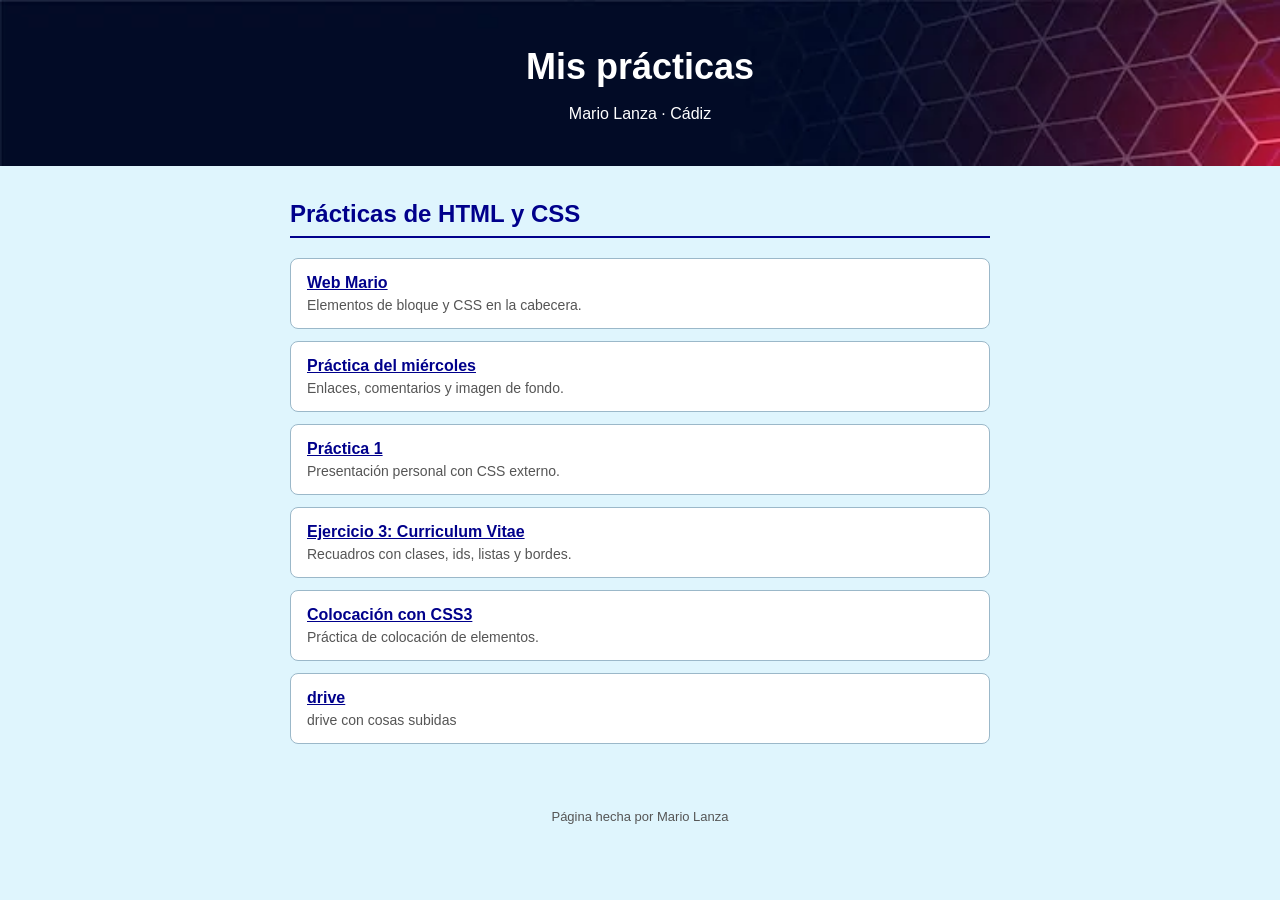
<file: index.html>
<!DOCTYPE html>
<html lang="es">
<head>
    <meta charset="UTF-8">
    <meta name="viewport" content="width=device-width, initial-scale=1.0">
    <title>Mis prácticas - Mario Lanza</title>
    <style>
        body {
            font-family: Verdana, sans-serif;
            font-size: 16px;
            color: #222;
            background-color: #DFF5FD;
            margin: 0;
            line-height: 1.5;
        }

        header {
            background-color: #0b1a3a;
            background-image: url("fondo.jpg");
            background-size: cover;
            color: white;
            text-align: center;
            padding: 40px 20px;
        }

        header h1 {
            margin: 0 0 8px 0;
            font-size: 36px;
        }

        header p {
            margin: 0;
        }

        main {
            max-width: 700px;
            margin: 30px auto;
            padding: 0 20px;
        }

        h2 {
            color: darkblue;
            border-bottom: 2px solid darkblue;
            padding-bottom: 4px;
        }

        ul {
            list-style: none;
            padding: 0;
        }

        li {
            background-color: white;
            border: 1px solid #9bb8c9;
            border-radius: 8px;
            padding: 12px 16px;
            margin-bottom: 12px;
        }

        li a {
            font-weight: bold;
            color: darkblue;
        }

        li span {
            display: block;
            font-size: 14px;
            color: #555;
        }

        footer {
            text-align: center;
            font-size: 13px;
            color: #555;
            padding: 20px;
        }
    </style>
</head>
<body>

    <header>
        <h1>Mis prácticas</h1>
        <p>Mario Lanza · Cádiz</p>
    </header>

    <main>
        <h2>Prácticas de HTML y CSS</h2>

        <ul>
            <li>
                <a href="practicas/web-mario.html">Web Mario</a>
                <span>Elementos de bloque y CSS en la cabecera.</span>
            </li>
            <li>
                <a href="practicas/miercoles.html">Práctica del miércoles</a>
                <span>Enlaces, comentarios y imagen de fondo.</span>
            </li>
            <li>
                <a href="practicas/practica1/index.html">Práctica 1</a>
                <span>Presentación personal con CSS externo.</span>
            </li>
            <li>
                <a href="practicas/ejercicio3/index.html">Ejercicio 3: Curriculum Vitae</a>
                <span>Recuadros con clases, ids, listas y bordes.</span>
            </li>
            <li>
                <a href="practicas/colocacion_css3_practica.html">Colocación con CSS3</a>
                <span>Práctica de colocación de elementos.</span>
            </li>
            <li>
                <a href="https://drive.google.com/drive/folders/1c03nCtcYS_vsLVK_VJkRXEtUseFie3ox?usp=sharing">drive</a>
                <span>drive con cosas subidas</span>
            </li>
        </ul>
    </main>

    <footer>
        <p>Página hecha por Mario Lanza</p>
    </footer>

</body>
</html>
</file>
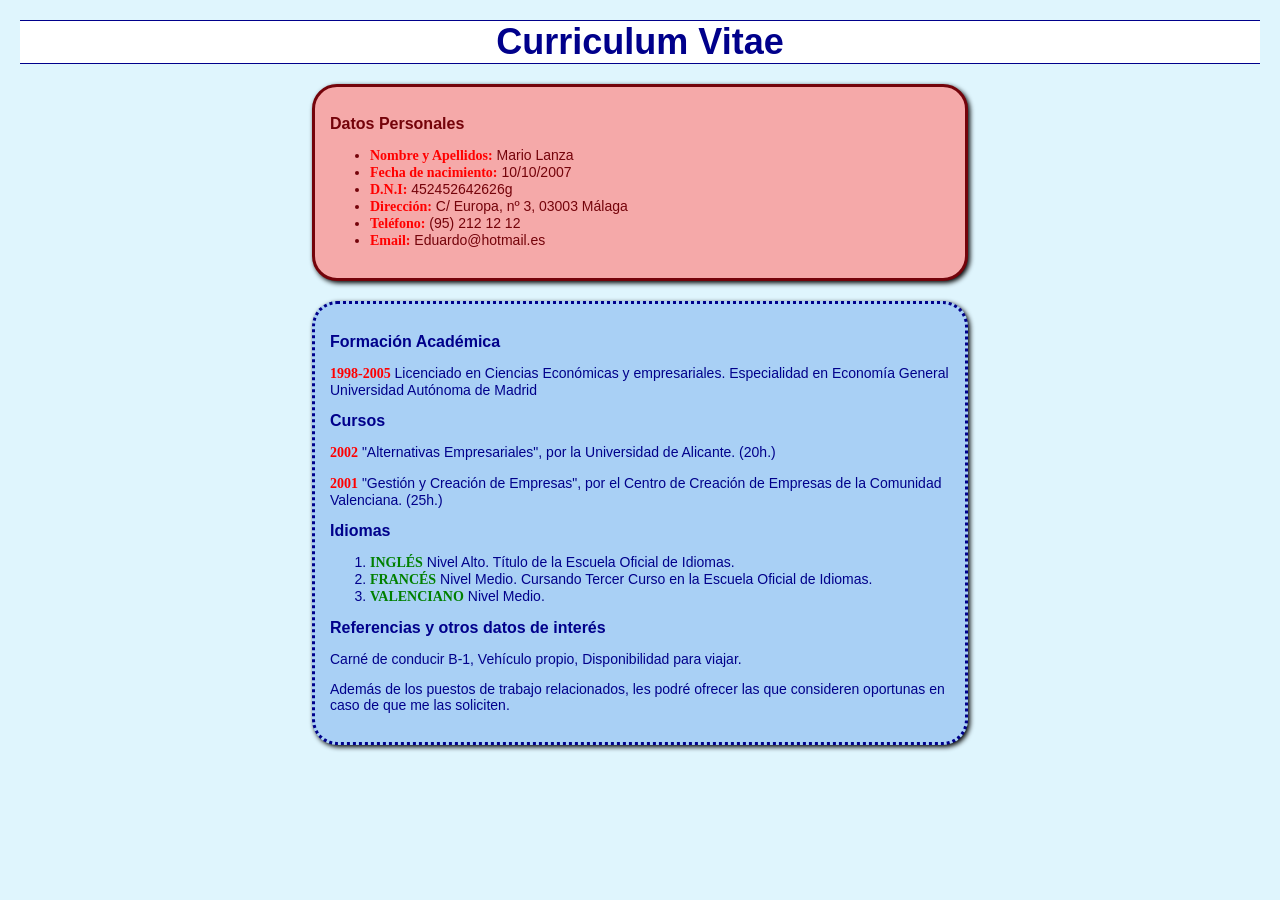
<file: practicas/ejercicio3/index.html>
<!DOCTYPE html>
<html lang="es">
<head>
    <!-- Hace que se vean bien las tildes y la ñ -->
    <meta charset="UTF-8">

    <!-- Título que sale en la pestaña del navegador (lo pide el enunciado) -->
    <title>Ejercicio 3</title>

    <!-- Enlaza el fichero de estilos: está dentro de la carpeta css, por eso se pone css/ delante -->
    <link rel="stylesheet" href="css/estilos.css">
</head>

<body>

<!-- h1 = encabezado principal de la página -->
<h1>Curriculum Vitae</h1>

<!-- Primer recuadro: div con id="recuadro" (el CSS lo busca con #recuadro) -->
<div id="recuadro">
    <!-- h2 = encabezado de cada sección -->
    <h2>Datos Personales</h2>

    <!-- ul = lista no ordenada (con puntos), cada elemento va en un li -->
    <ul>
        <!-- span con class = aplica el estilo de una clase solo a esas palabras -->
        <li><span class="TimesRojo">Nombre y Apellidos:</span> Mario Lanza</li>
        <li><span class="TimesRojo">Fecha de nacimiento:</span> 10/10/2007</li>
        <li><span class="TimesRojo">D.N.I:</span> 452452642626g </li>
        <li><span class="TimesRojo">Dirección:</span> C/ Europa, nº 3, 03003 Málaga</li>
        <li><span class="TimesRojo">Teléfono:</span> (95) 212 12 12</li>
        <li><span class="TimesRojo">Email:</span> Eduardo@hotmail.es</li>
    </ul>
</div> <!-- Aquí se cierra el recuadro: un div abierto = un /div -->

<!-- Segundo recuadro: id="formacion" -->
<div id="formacion">
    <h2>Formación Académica</h2>

    <!-- p = párrafo (para los textos que no son lista) -->
    <p><span class="TimesRojo">1998-2005</span> Licenciado en Ciencias Económicas y empresariales. Especialidad en Economía General Universidad Autónoma de Madrid</p>

    <h2>Cursos</h2>
    <p><span class="TimesRojo">2002</span> "Alternativas Empresariales", por la Universidad de Alicante. (20h.)</p>
    <p><span class="TimesRojo">2001</span> "Gestión y Creación de Empresas", por el Centro de Creación de Empresas de la Comunidad Valenciana. (25h.)</p>

    <h2>Idiomas</h2>
    <!-- ol = lista ordenada (numerada) -->
    <ol>
        <!-- TimesVerde = la clase que pone las palabras en verde -->
        <li><span class="TimesVerde">INGLÉS</span> Nivel Alto. Título de la Escuela Oficial de Idiomas.</li>
        <li><span class="TimesVerde">FRANCÉS</span> Nivel Medio. Cursando Tercer Curso en la Escuela Oficial de Idiomas.</li>
        <li><span class="TimesVerde">VALENCIANO</span> Nivel Medio.</li>
    </ol>

    <h2>Referencias y otros datos de interés</h2>
    <p>Carné de conducir B-1, Vehículo propio, Disponibilidad para viajar.</p>
    <p>Además de los puestos de trabajo relacionados, les podré ofrecer las que consideren oportunas en caso de que me las soliciten.</p>
</div>

</body>
</html>
</file>
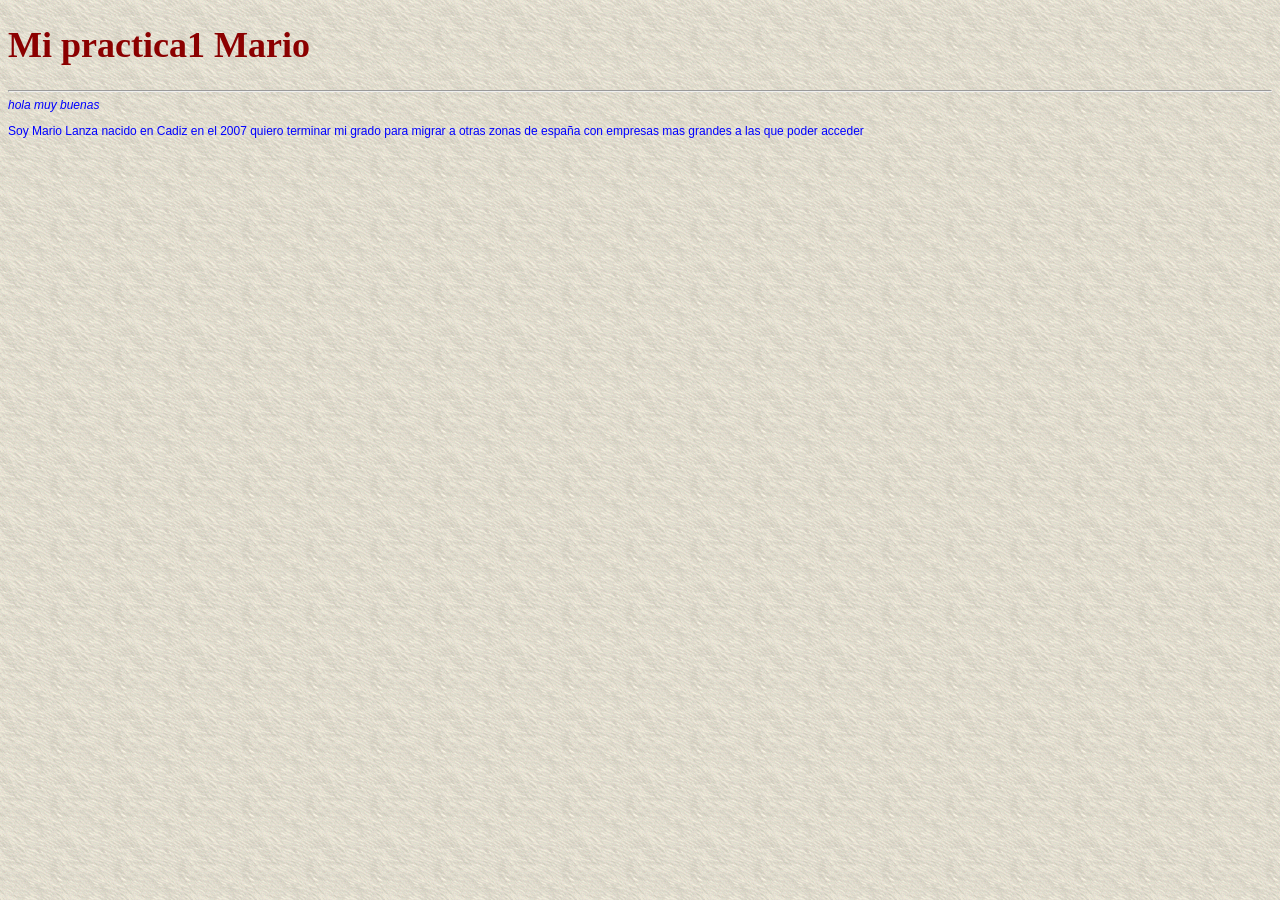
<file: practicas/practica1/index.html>
<!DOCTYPE html>
<html lang="en">
<head>
    <meta charset="UTF-8">
    <title>Practica 1 Mario</title>
    <link rel="stylesheet" href="estilos.css"> 
</head>
<body>
    <!--titulo y subtitulo y hr em cursiva para separar-->
    <h1>Mi practica1 Mario</h1>
    <hr>
    <em>hola muy buenas</em>
    <p>Soy Mario Lanza nacido en Cadiz en el 2007 quiero terminar mi grado para migrar a otras zonas de españa con empresas mas grandes a las que poder acceder</p>
    
</body>
</html>
</file>
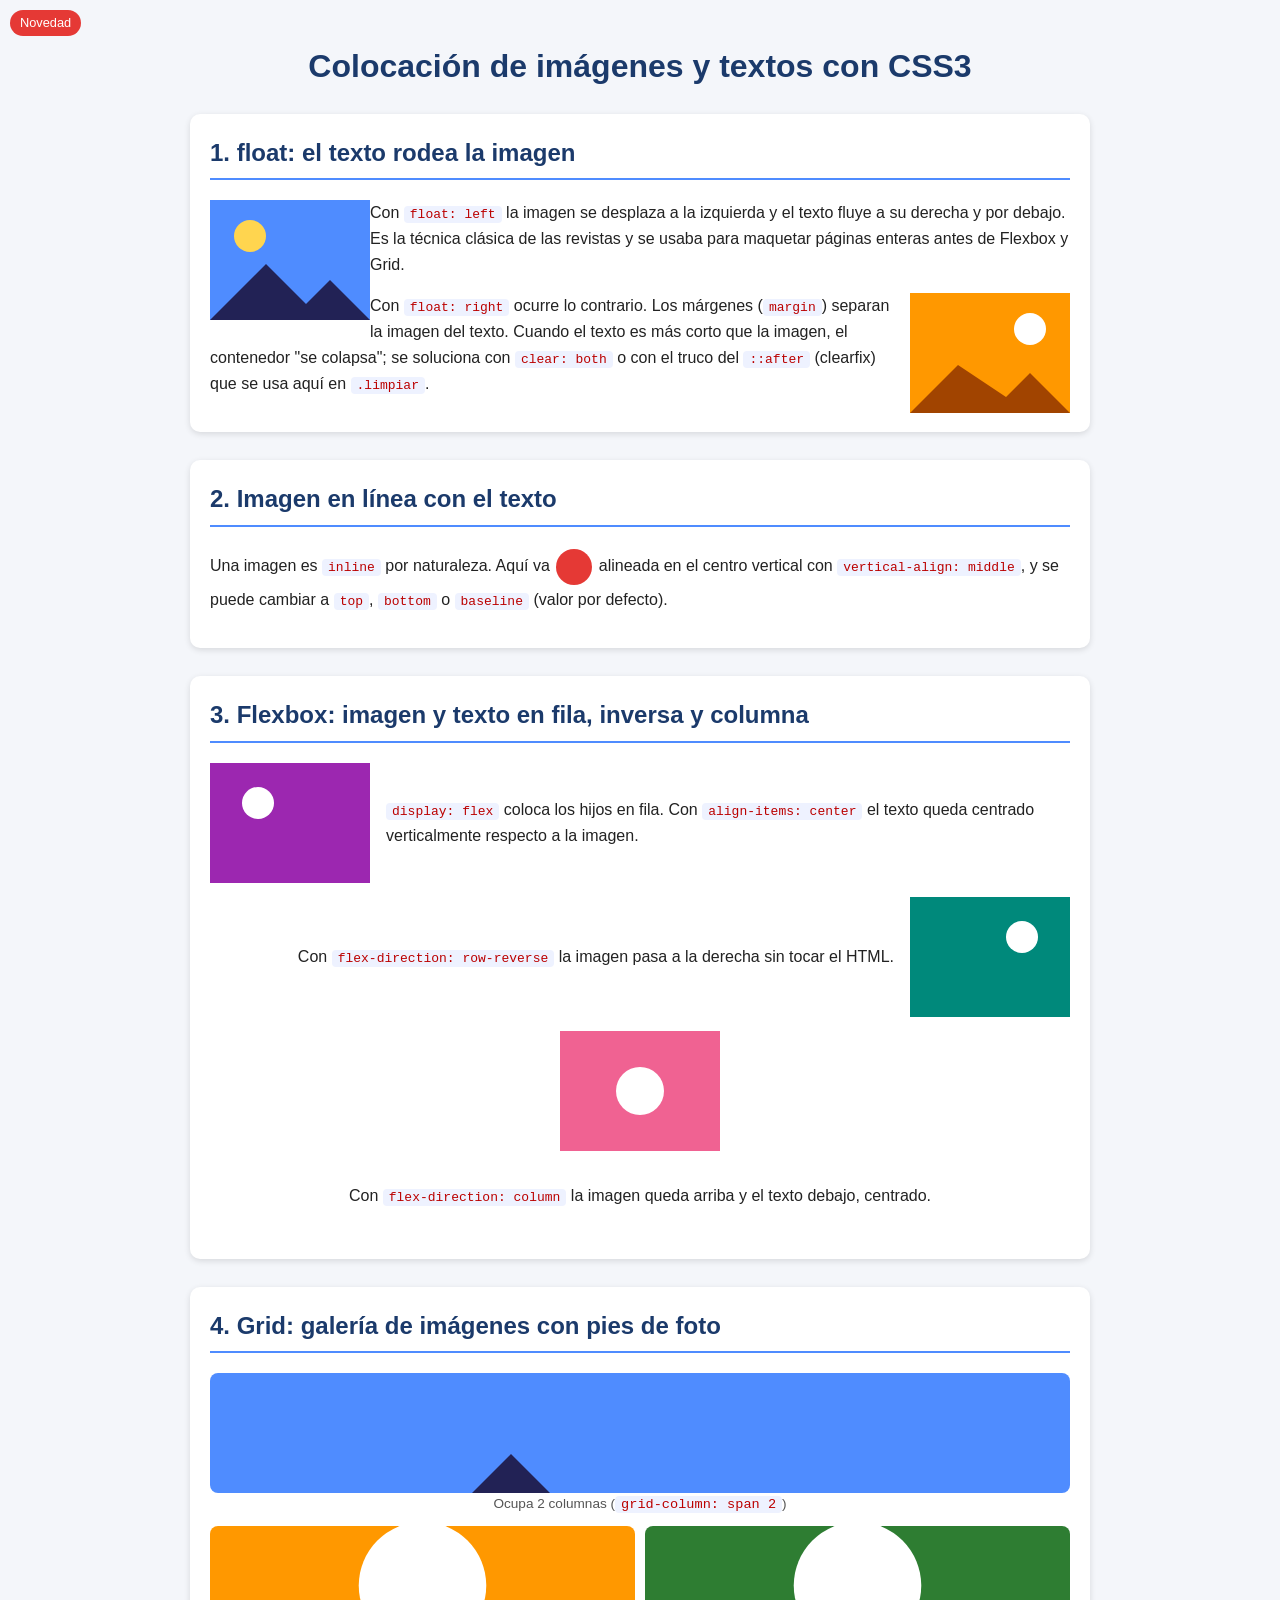
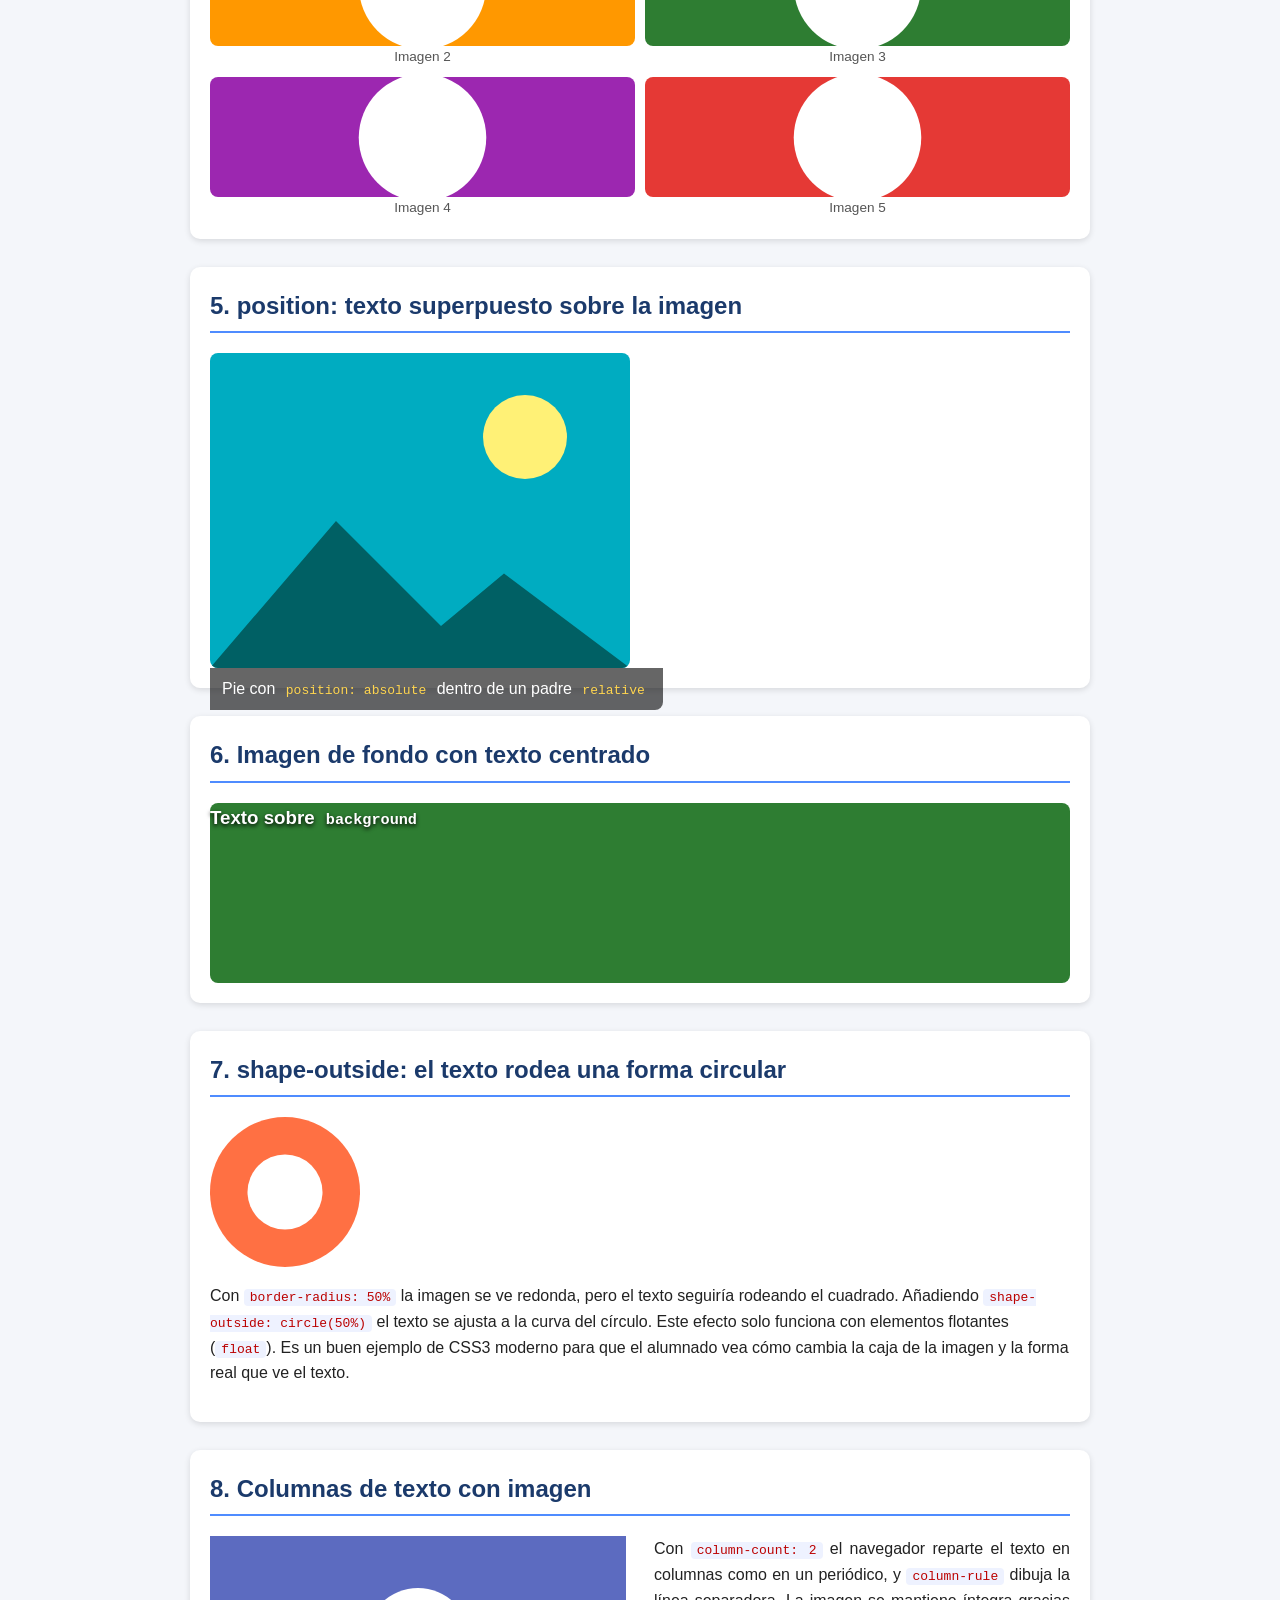
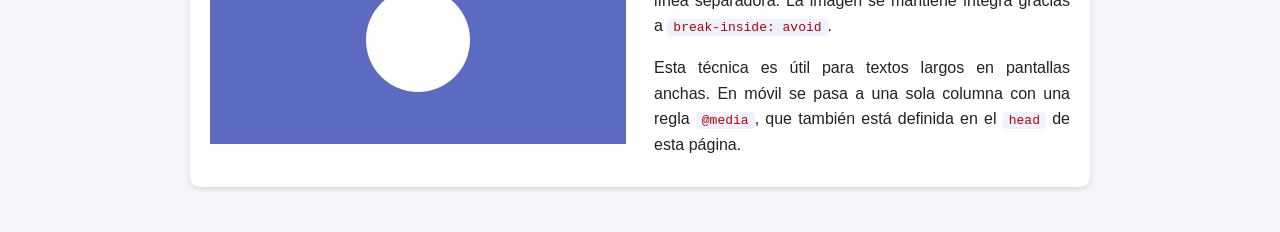
<file: practicas/colocacion_css3_practica.html>
<!DOCTYPE html>
<!-- 
  =====================================================================
  VERSIÓN DE PRÁCTICA: COLOCACIÓN DE IMÁGENES Y TEXTOS CON CSS3
  Módulo: Aplicaciones Web (2.º SMR)

  INSTRUCCIONES:
  - El HTML ya está terminado. NO hay que tocarlo.
  - Tu trabajo es completar el CSS de la etiqueta <style> (en el <head>).
  - Busca los comentarios "TODO" y escribe las propiedades que se piden.
  - Cada ejercicio indica la clase que debes estilizar y qué efecto buscas.
  - Cuando termines, la página debe verse igual que la versión comentada.
  - Pista: consulta las propiedades en https://developer.mozilla.org/es/
  =====================================================================
-->
<html lang="es"> <!-- lang="es": indica que la página está en español -->
<head>
<!-- Codificación de caracteres: necesaria para ver bien tildes y la letra ñ -->
<meta charset="UTF-8">

<!-- Viewport: hace que la página se adapte al ancho del móvil (diseño responsive) -->
<meta name="viewport" content="width=device-width, initial-scale=1">

<!-- Título que aparece en la pestaña del navegador -->
<title>PRÁCTICA - Colocación de imágenes y textos con CSS3</title>

<style>
/* =====================================================================
   BASE: estilos generales de toda la página
   ===================================================================== */

/* El selector * afecta a TODOS los elementos.
   box-sizing: border-box hace que el width incluya el padding y el borde.
   Así, un elemento de 200px mide 200px en total y no se "estira". */
* { box-sizing: border-box; }

/* body: el cuerpo de la página */
body {
  font-family: Arial, Helvetica, sans-serif; /* tipo de letra (si no hay Arial, usa Helvetica, y si no, una sans-serif cualquiera) */
  line-height: 1.6;      /* altura de línea: 1.6 veces el tamaño de la letra, para leer mejor */
  color: #222;           /* color del texto (gris casi negro) */
  background: #f4f6fa;   /* color de fondo de la página */
  margin: 0;             /* quitamos el margen por defecto del navegador */
  padding: 20px;         /* espacio interior entre el borde de la ventana y el contenido */
}

h1 { text-align: center; color: #1b3a6b; } /* título principal centrado y en azul oscuro */

/* section: cada "tarjeta" blanca donde está un ejemplo */
section {
  background: #fff;                    /* fondo blanco */
  max-width: 900px;                    /* ancho máximo: en pantallas grandes no pasa de 900px */
  margin: 0 auto 28px;                 /* arriba 0 | izquierda y derecha auto (centra la caja) | abajo 28px */
  padding: 20px;                       /* espacio entre el borde de la tarjeta y su contenido */
  border-radius: 10px;                 /* esquinas redondeadas */
  box-shadow: 0 2px 6px rgba(0,0,0,.12); /* sombra: desplazamiento x, y, difuminado y color (negro al 12 %) */
}

h2 {
  margin-top: 0;                       /* pegamos el título al borde superior de la tarjeta */
  color: #1b3a6b;
  border-bottom: 2px solid #4f8cff;    /* línea azul debajo del título */
  padding-bottom: 6px;                 /* separación entre el texto y esa línea */
}

/* code: aspecto para resaltar propiedades CSS dentro de los textos */
code { background: #eef2ff; padding: 1px 6px; border-radius: 4px; color: #b00; }

/* Regla importante para imágenes:
   max-width: 100% -> la imagen nunca será más ancha que su contenedor (evita que se salga en el móvil).
   display: block  -> la imagen deja de ser "en línea" y se comporta como un bloque
                      (así desaparece el pequeño hueco que queda debajo de las imágenes). */
img { max-width: 100%; display: block; }


/* =====================================================================
   EJERCICIO 1. FLOAT: el texto rodea la imagen
   Objetivo: la primera imagen a la izquierda y la segunda a la derecha,
   con el texto rodeándolas.
   ===================================================================== */

.float-izq {
  
  float: left; /* TODO 1.1: haz que la imagen flote a la izquierda (float) */
  width: 160px;/* TODO 1.2: dale un ancho de 160px (width) */
  margin-right: 16px 8px;/* TODO 1.3: añade un margen solo a la derecha (16px) y abajo (8px) con margin */
}

.float-der {
  float: right;/* TODO 1.4: igual que la anterior, pero flotando a la derecha
                y con el margen en el lado izquierdo (16px) */
                width: 160px;     
                margin: 0 0 16px 8px;
              }

.limpiar::after {
  /* TODO 1.5 (clearfix): para que el contenedor abrace a las imágenes flotantes necesitas
     tres propiedades: content (vacío ""), display (block) y clear (both) */
    clear:both
    }


/* =====================================================================
   EJERCICIO 2. IMAGEN EN LÍNEA
   Objetivo: el iconito rojo debe quedar centrado verticalmente con el texto.
   ===================================================================== */

.en-linea {
 
 
   display: inline;
  width: 40px; /* TODO 2.1: ancho de 40px */
  height: 40px;
   vertical-align: middle; /* TODO 2.2: alineación vertical centrada (vertical-align) Prueba también top, bottom y baseline y observa la diferencia */
}


/* =====================================================================
   EJERCICIO 3. FLEXBOX
   Objetivo: imagen y texto en fila; luego invertidos; luego en columna.
   ===================================================================== */

.flex {
 display: flex; /* TODO 3.1: activa Flexbox en el contenedor (display) */
 gap: 16px; /* TODO 3.2: separa los hijos 16px entre sí (gap) */
 align-items: center; /* TODO 3.3: centra los hijos verticalmente (align-items) */
  margin-bottom: 14px;
}

.flex img {
 width: 160px; /* TODO 3.4: ancho de 160px */
 flex-shrink: 0; /* TODO 3.5: evita que la imagen se encoja (flex-shrink con valor 0) */
}

.flex.inversa {
  flex-direction: row-reverse;
  /* TODO 3.6: invierte el orden de los hijos (flex-direction: row-reverse) */
}

.flex.columna {
  flex-direction: column;/* TODO 3.7: apila los hijos en vertical (flex-direction: column) */
  text-align: center;/* TODO 3.8: centra el texto (text-align) */
}


/* =====================================================================
   EJERCICIO 4. GRID
   Objetivo: galería de 3 columnas, con la primera imagen ocupando 2.
   ===================================================================== */

.galeria {
  display: grid;/* TODO 4.1: activa la rejilla (display: grid) */
  grid-template-columns: repeat(fr);/* TODO 4.2: crea 3 columnas iguales (grid-template-columns con repeat y fr) */
  gap: 10px;/* TODO 4.3: separa las celdas 10px (gap) */
}

.galeria figure { margin: 0; }

.galeria img {
  width: 100%;/* TODO 4.4: ancho del 100% */
  height: 120px;/* TODO 4.5: altura de 120px */
  object-fit: cover;/* TODO 4.6: recorta la imagen sin deformarla (object-fit: cover) */
  border-radius: 8px;/* TODO 4.7: esquinas redondeadas de 8px */
}

.galeria figcaption { font-size: .85rem; text-align: center; color: #555; }

.galeria .grande {
  grid-column: span 2;/* TODO 4.8: que esta celda ocupe 2 columnas (grid-column: span 2) */
}


/* =====================================================================
   EJERCICIO 5. POSITION
   Objetivo: etiqueta roja arriba a la izquierda y franja negra abajo,
   ambas encima de la imagen.
   ===================================================================== */

.tarjeta {
  /* TODO 5.1: convierte a la tarjeta en la referencia de sus hijos (position: relative) */
  max-width: 420px;
}

.tarjeta img { width: 100%; border-radius: 8px; }

.tarjeta .etiqueta {
  position: absolute;/* TODO 5.2: position absolute */
  top: 10px;
  left: 10px;/* TODO 5.3: sepárala 10px de arriba (top) y 10px de la izquierda (left) */
  background: #e53935;
  color: #fff;
  padding: 3px 10px;
  border-radius: 14px;
  font-size: .8rem;
}

.tarjeta .pie {
  position: absolute;/* TODO 5.4: position absolute */
  bottom: left 0 right 0;/* TODO 5.5: pégala abajo y estírala de lado a lado (bottom, left y right a 0) */
  background-color: rgba(0,0,0,.6);/* TODO 5.6: fondo negro semitransparente: background con rgba(0,0,0,.6) */
  color: #fff;
  padding: 8px 12px;
 border-radius: 0 0 8px; /* TODO 5.7: redondea SOLO las esquinas de abajo (border-radius: 0 0 8px 8px) */
}


/* =====================================================================
   EJERCICIO 6. BACKGROUND
   Objetivo: caja con imagen de fondo y texto centrado.
   (La imagen de fondo ya está dada; no hace falta escribir la URL.)
   ===================================================================== */

.hero {
  height: 180px;
  border-radius: 8px;
  color: #fff;
  text-shadow: 0 2px 4px #000;
  background: #2e7d32; /* color de relleno provisional */
background-image: url(http://www.w3.org/2000/svg);
  /* TODO 6.1: sustituye el color de arriba por una imagen de fondo.
     Usa esta imagen:
     url("data:image/svg+xml,%3Csvg xmlns='http://www.w3.org/2000/svg' viewBox='0 0 200 150'%3E%3Crect width='200' height='150' fill='%232e7d32'/%3E%3Ccircle cx='150' cy='40' r='22' fill='%23ffeb3b'/%3E%3Cpath d='M0 150l60-80 50 60 30-30 60 50z' fill='%231b5e20'/%3E%3C/svg%3E")
     y añade: center / cover no-repeat */

  /* TODO 6.2: centra el texto vertical y horizontalmente con Flexbox
               (display: flex + align-items + justify-content) */
}


/* =====================================================================
   EJERCICIO 7. SHAPE-OUTSIDE
   Objetivo: imagen redonda y texto adaptándose a la curva.
   ===================================================================== */

.redonda {
  /* TODO 7.1: float a la izquierda */
  width: 150px;
  height: 150px;
  /* TODO 7.2: forma circular (border-radius: 50%) */
  border-radius: 50%;
  /* TODO 7.3: que la imagen llene el círculo sin deformarse (object-fit) */

  /* TODO 7.4: que el texto siga el círculo (shape-outside: circle(50%)) */
  margin: 0 18px 6px 0;
}


/* =====================================================================
   EJERCICIO 8. COLUMNAS CSS
   Objetivo: texto en 2 columnas con línea separadora.
   ===================================================================== */

.columnas {
  /* TODO 8.1: 2 columnas (column-count) */
  column-count: 2;
  /* TODO 8.2: separación de 28px entre columnas (column-gap) */
  column-gap: 28px;
  /* TODO 8.3: línea separadora gris (column-rule: 1px solid #ccc) */
  text-align: justify;
}

.columnas img {
  width: 100%;
  margin-bottom: 10px;
  /* TODO 8.4: evita que la imagen se parta entre columnas (break-inside: avoid) */
break-inside: avoid;
}


/* =====================================================================
   EJERCICIO 9 (RETO). RESPONSIVE
   Objetivo: en pantallas de 600px o menos, imagen y texto se apilan,
   la galería pasa a 2 columnas y el texto a 1 columna.
   ===================================================================== */

/* TODO 9.1: escribe una regla @media (max-width: 600px) { ... } que contenga:
     - .flex y .flex.inversa con flex-direction: column
     - .galeria con grid-template-columns: 1fr 1fr
     - .columnas con column-count: 1
   Comprueba el resultado reduciendo el ancho de la ventana del navegador. */
</style>
</head>

<body>

<h1>Colocación de imágenes y textos con CSS3</h1>

<!-- ================================================================ -->
<!-- 1. FLOAT                                                          -->
<!-- Fíjate en el ORDEN: la imagen va ANTES del párrafo al que rodea.  -->
<!-- ================================================================ -->
<section>
  <h2>1. float: el texto rodea la imagen</h2>

  <!-- class="float-izq": aplica el CSS de .float-izq (imagen a la izquierda).
       alt: texto alternativo (accesibilidad y por si la imagen no carga). Es obligatorio. -->
  <img class="float-izq" alt="Paisaje azul" src="data:image/svg+xml,%3Csvg xmlns='http://www.w3.org/2000/svg' viewBox='0 0 200 150'%3E%3Crect width='200' height='150' fill='%234f8cff'/%3E%3Ccircle cx='50' cy='45' r='20' fill='%23ffd54f'/%3E%3Cpath d='M0 150l70-70 50 50 30-30 50 50z' fill='%23225'/%3E%3C/svg%3E">
  <p>Con <code>float: left</code> la imagen se desplaza a la izquierda y el texto fluye a su derecha y por debajo. Es la técnica clásica de las revistas y se usaba para maquetar páginas enteras antes de Flexbox y Grid.</p>

  <!-- Imagen flotando a la derecha -->
  <img class="float-der" alt="Paisaje naranja" src="data:image/svg+xml,%3Csvg xmlns='http://www.w3.org/2000/svg' viewBox='0 0 200 150'%3E%3Crect width='200' height='150' fill='%23ff9800'/%3E%3Ccircle cx='150' cy='45' r='20' fill='%23fff'/%3E%3Cpath d='M0 150l60-60 60 40 30-30 50 50z' fill='%23a14400'/%3E%3C/svg%3E">
  <p>Con <code>float: right</code> ocurre lo contrario. Los márgenes (<code>margin</code>) separan la imagen del texto. Cuando el texto es más corto que la imagen, el contenedor "se colapsa"; se soluciona con <code>clear: both</code> o con el truco del <code>::after</code> (clearfix) que se usa aquí en <code>.limpiar</code>.</p>

  <!-- Este div vacío aplica el clearfix: obliga a la sección a abrazar las imágenes flotantes -->
  <div class="limpiar"></div>
</section>

<!-- ================================================================ -->
<!-- 2. IMAGEN EN LÍNEA                                                -->
<!-- La imagen está DENTRO del párrafo, entre palabras.                -->
<!-- ================================================================ -->
<section>
  <h2>2. Imagen en línea con el texto</h2>
  <p>Una imagen es <code>inline</code> por naturaleza. Aquí va
    <img class="en-linea" alt="icono" src="data:image/svg+xml,%3Csvg xmlns='http://www.w3.org/2000/svg' viewBox='0 0 40 40'%3E%3Ccircle cx='20' cy='20' r='18' fill='%23e53935'/%3E%3C/svg%3E">
    alineada en el centro vertical con <code>vertical-align: middle</code>, y se puede cambiar a <code>top</code>, <code>bottom</code> o <code>baseline</code> (valor por defecto).</p>
</section>

<!-- ================================================================ -->
<!-- 3. FLEXBOX                                                        -->
<!-- Estructura: un div PADRE (class="flex") con 2 HIJOS: <img> y <p>. -->
<!-- Flexbox se aplica al padre y coloca a los hijos.                  -->
<!-- ================================================================ -->
<section>
  <h2>3. Flexbox: imagen y texto en fila, inversa y columna</h2>

  <!-- Ejemplo A: fila normal (imagen a la izquierda, texto a la derecha) -->
  <div class="flex">
    <img alt="Imagen izquierda" src="data:image/svg+xml,%3Csvg xmlns='http://www.w3.org/2000/svg' viewBox='0 0 200 150'%3E%3Crect width='200' height='150' fill='%239c27b0'/%3E%3Ccircle cx='60' cy='50' r='20' fill='%23fff'/%3E%3C/svg%3E">
    <p><code>display: flex</code> coloca los hijos en fila. Con <code>align-items: center</code> el texto queda centrado verticalmente respecto a la imagen.</p>
  </div>

  <!-- Ejemplo B: MISMO HTML (imagen primero), pero con la clase "inversa" la imagen se ve a la derecha -->
  <div class="flex inversa">
    <img alt="Imagen derecha" src="data:image/svg+xml,%3Csvg xmlns='http://www.w3.org/2000/svg' viewBox='0 0 200 150'%3E%3Crect width='200' height='150' fill='%2300897b'/%3E%3Ccircle cx='140' cy='50' r='20' fill='%23fff'/%3E%3C/svg%3E">
    <p>Con <code>flex-direction: row-reverse</code> la imagen pasa a la derecha sin tocar el HTML.</p>
  </div>

  <!-- Ejemplo C: en columna -->
  <div class="flex columna">
    <img alt="Imagen arriba" src="data:image/svg+xml,%3Csvg xmlns='http://www.w3.org/2000/svg' viewBox='0 0 200 150'%3E%3Crect width='200' height='150' fill='%23f06292'/%3E%3Ccircle cx='100' cy='75' r='30' fill='%23fff'/%3E%3C/svg%3E">
    <p>Con <code>flex-direction: column</code> la imagen queda arriba y el texto debajo, centrado.</p>
  </div>
</section>

<!-- ================================================================ -->
<!-- 4. GRID                                                           -->
<!-- <figure> agrupa una imagen con su pie de foto <figcaption>.       -->
<!-- Es la etiqueta semántica correcta para imágenes con descripción.  -->
<!-- ================================================================ -->
<section>
  <h2>4. Grid: galería de imágenes con pies de foto</h2>
  <div class="galeria">

    <!-- Esta figura lleva class="grande": ocupa 2 de las 3 columnas -->
    <figure class="grande">
      <img alt="Grande" src="data:image/svg+xml,%3Csvg xmlns='http://www.w3.org/2000/svg' viewBox='0 0 200 150'%3E%3Crect width='200' height='150' fill='%234f8cff'/%3E%3Cpath d='M0 150l70-70 50 50 30-30 50 50z' fill='%23225'/%3E%3C/svg%3E">
      <figcaption>Ocupa 2 columnas (<code>grid-column: span 2</code>)</figcaption>
    </figure>

    <!-- Las siguientes ocupan 1 columna cada una; la rejilla las coloca sola, de izquierda a derecha y de arriba abajo -->
    <figure>
      <img alt="Dos" src="data:image/svg+xml,%3Csvg xmlns='http://www.w3.org/2000/svg' viewBox='0 0 200 150'%3E%3Crect width='200' height='150' fill='%23ff9800'/%3E%3Ccircle cx='100' cy='75' r='30' fill='%23fff'/%3E%3C/svg%3E">
      <figcaption>Imagen 2</figcaption>
    </figure>
    <figure>
      <img alt="Tres" src="data:image/svg+xml,%3Csvg xmlns='http://www.w3.org/2000/svg' viewBox='0 0 200 150'%3E%3Crect width='200' height='150' fill='%232e7d32'/%3E%3Ccircle cx='100' cy='75' r='30' fill='%23fff'/%3E%3C/svg%3E">
      <figcaption>Imagen 3</figcaption>
    </figure>
    <figure>
      <img alt="Cuatro" src="data:image/svg+xml,%3Csvg xmlns='http://www.w3.org/2000/svg' viewBox='0 0 200 150'%3E%3Crect width='200' height='150' fill='%239c27b0'/%3E%3Ccircle cx='100' cy='75' r='30' fill='%23fff'/%3E%3C/svg%3E">
      <figcaption>Imagen 4</figcaption>
    </figure>
    <figure>
      <img alt="Cinco" src="data:image/svg+xml,%3Csvg xmlns='http://www.w3.org/2000/svg' viewBox='0 0 200 150'%3E%3Crect width='200' height='150' fill='%23e53935'/%3E%3Ccircle cx='100' cy='75' r='30' fill='%23fff'/%3E%3C/svg%3E">
      <figcaption>Imagen 5</figcaption>
    </figure>
  </div>
</section>

<!-- ================================================================ -->
<!-- 5. POSITION                                                       -->
<!-- Tres elementos dentro de la tarjeta (el padre con position: relative): -->
<!-- la imagen (normal) y dos capas que se colocan encima (absolute).  -->
<!-- ================================================================ -->
<section>
  <h2>5. position: texto superpuesto sobre la imagen</h2>
  <div class="tarjeta">
    <img alt="Tarjeta" src="data:image/svg+xml,%3Csvg xmlns='http://www.w3.org/2000/svg' viewBox='0 0 200 150'%3E%3Crect width='200' height='150' fill='%2300acc1'/%3E%3Ccircle cx='150' cy='40' r='20' fill='%23fff176'/%3E%3Cpath d='M0 150l60-70 50 50 30-25 60 45z' fill='%23006064'/%3E%3C/svg%3E">
    <span class="etiqueta">Novedad</span>  <!-- arriba a la izquierda -->
    <div class="pie">Pie con <code style="background:none;color:#ffd54f">position: absolute</code> dentro de un padre <code style="background:none;color:#ffd54f">relative</code></div> <!-- abajo, a todo el ancho -->
  </div>
</section>

<!-- ================================================================ -->
<!-- 6. BACKGROUND                                                     -->
<!-- No hay <img>: la imagen está en el CSS (clase .hero).             -->
<!-- ================================================================ -->
<section>
  <h2>6. Imagen de fondo con texto centrado</h2>
  <div class="hero"><h3>Texto sobre <code style="background:none;color:#fff">background</code></h3></div>
</section>

<!-- ================================================================ -->
<!-- 7. SHAPE-OUTSIDE                                                  -->
<!-- ================================================================ -->
<section>
  <h2>7. shape-outside: el texto rodea una forma circular</h2>
  <img class="redonda" alt="Redonda" src="data:image/svg+xml,%3Csvg xmlns='http://www.w3.org/2000/svg' viewBox='0 0 200 200'%3E%3Crect width='200' height='200' fill='%23ff7043'/%3E%3Ccircle cx='100' cy='100' r='50' fill='%23fff'/%3E%3C/svg%3E">
  <p>Con <code>border-radius: 50%</code> la imagen se ve redonda, pero el texto seguiría rodeando el cuadrado. Añadiendo <code>shape-outside: circle(50%)</code> el texto se ajusta a la curva del círculo. Este efecto solo funciona con elementos flotantes (<code>float</code>). Es un buen ejemplo de CSS3 moderno para que el alumnado vea cómo cambia la caja de la imagen y la forma real que ve el texto.</p>
  <div class="limpiar"></div>
</section>

<!-- ================================================================ -->
<!-- 8. COLUMNAS                                                       -->
<!-- ================================================================ -->
<section>
  <h2>8. Columnas de texto con imagen</h2>
  <div class="columnas">
    <img alt="Columnas" src="data:image/svg+xml,%3Csvg xmlns='http://www.w3.org/2000/svg' viewBox='0 0 200 100'%3E%3Crect width='200' height='100' fill='%235c6bc0'/%3E%3Ccircle cx='100' cy='50' r='25' fill='%23fff'/%3E%3C/svg%3E">
    <p>Con <code>column-count: 2</code> el navegador reparte el texto en columnas como en un periódico, y <code>column-rule</code> dibuja la línea separadora. La imagen se mantiene íntegra gracias a <code>break-inside: avoid</code>.</p>
    <p>Esta técnica es útil para textos largos en pantallas anchas. En móvil se pasa a una sola columna con una regla <code>@media</code>, que también está definida en el <code>head</code> de esta página.</p>
  </div>
</section>

</body>
</html>
</file>
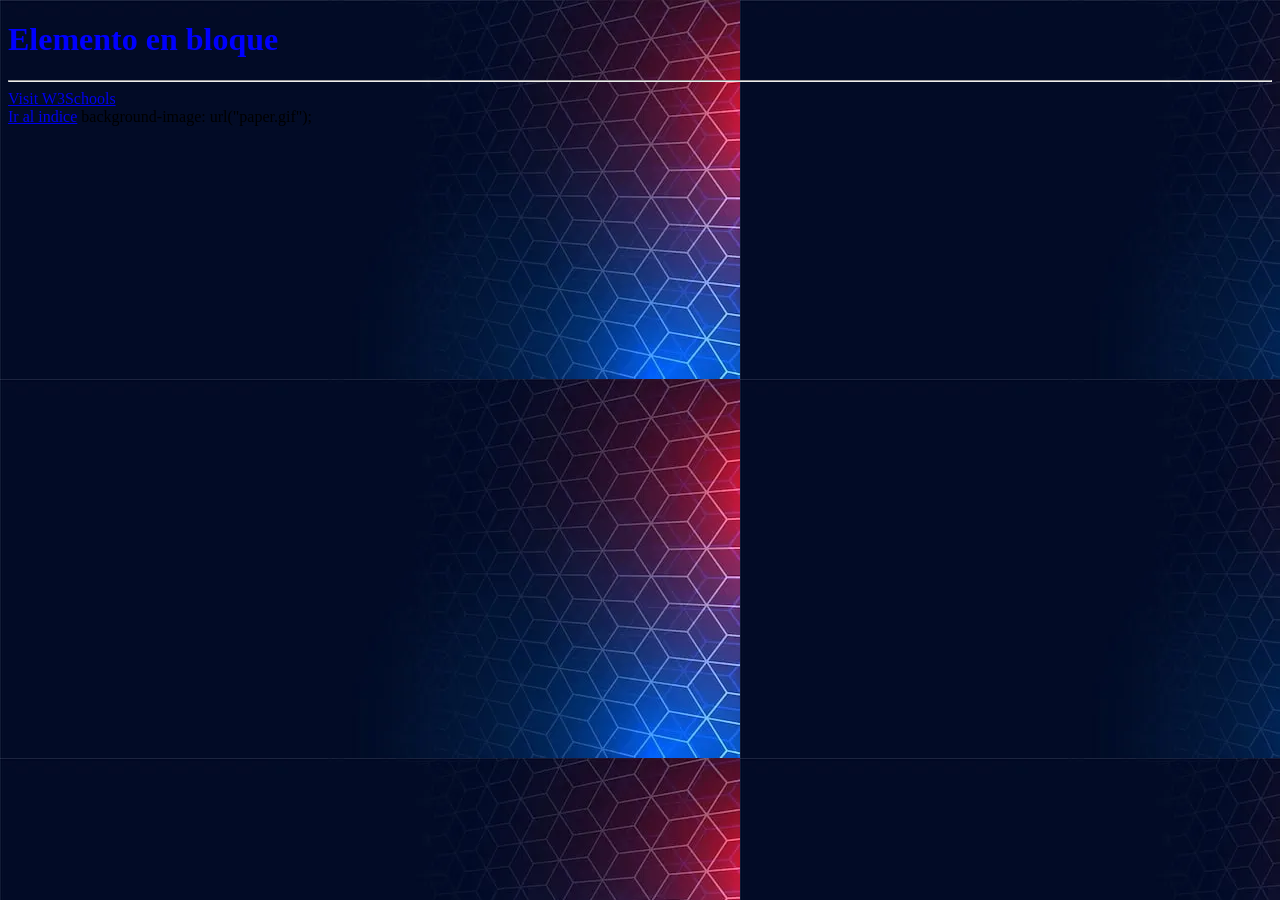
<file: practicas/miercoles.html>
<!DOCTYPE html>
<html lang="en">
<head>
    <meta charset="UTF-8">
    <meta name="viewport" content="width=device-width, initial-scale=1.0">
    <title>Document</title>
</head>
<body>
    <h1>Elemento en bloque</h1>
    <hr>
    <!-- es un comentario HTML Comenta cuando uses la IA-->
    <style>
    
    /*Esto es un comentario en CSS y no olvidar poner cuando uses la IA*/
    
    h1{
        color: blue;

    }
    
    body {
          background-image: url("../fondo.jpg");

        background-color: bisque;
    }

</style>
<body>
 
    <a href="https://www.w3schools.com">Visit W3Schools</a>
    <br>
    <a href="../index.html">Ir al indice</a>
    <!--<img src="fondo.jpg" alt="fondo">-->
    background-image: url("paper.gif");

</body>
</body>
</html>
</file>
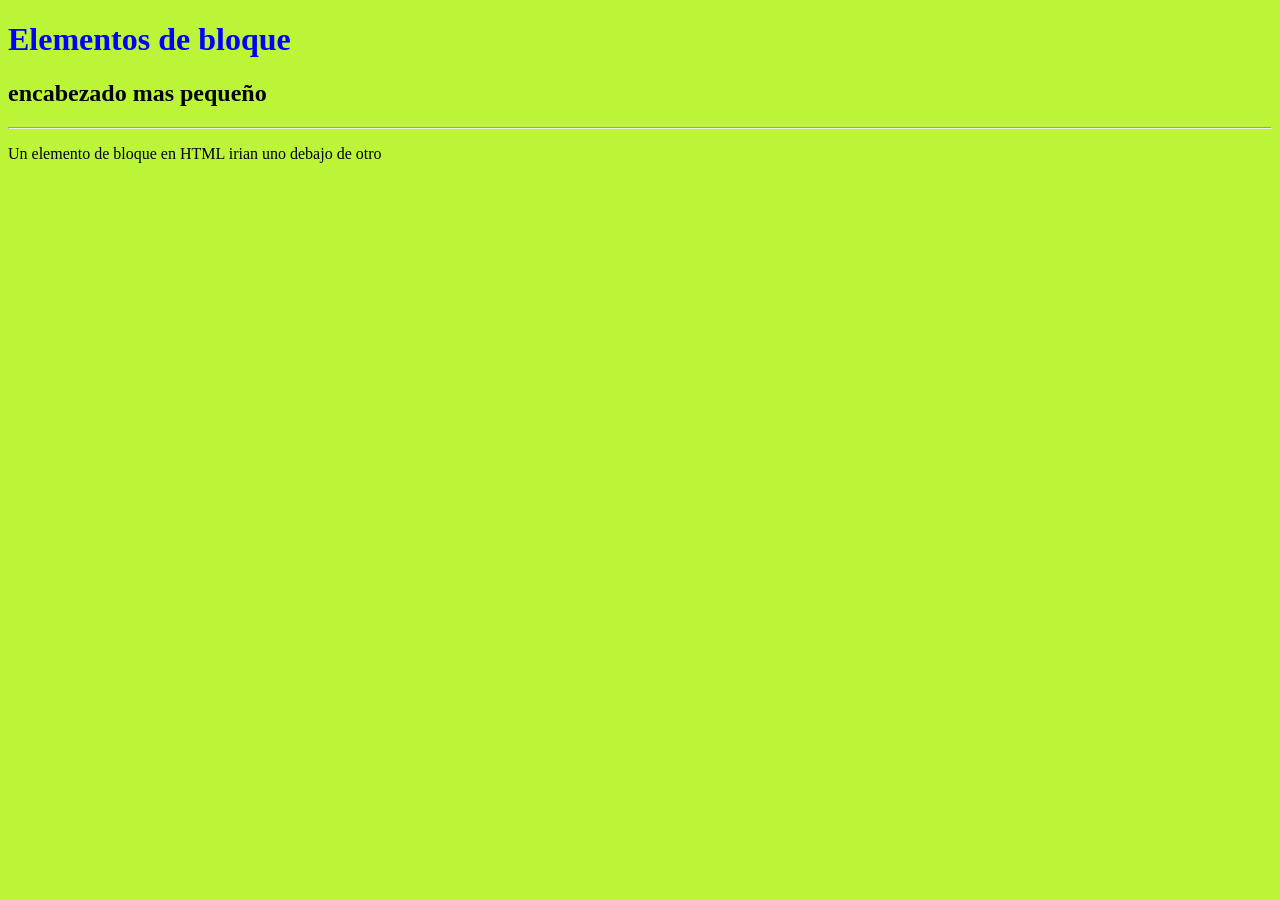
<file: practicas/web-mario.html>
<!DOCTYPE html>
<html lang="en">
<head>
    <meta charset="UTF-8">
    <meta name="viewport" content="width=device-width, initial-scale=1.0">
    <title>Web Mario</title>
    <!-- CSS en la cabecera-->
    <style>
    h1{
        color: blue;
        font-weight:bold;
    
    }   
    body{
        background-color: rgb(188, 245, 55);
    }
    </style>
</head>
<body>
    
    <h1>Elementos de bloque </h1>
    <h2>encabezado mas pequeño</h2>
    <hr>
    <p>Un elemento de bloque en HTML irian uno debajo de otro</p>

</body>
</html>
</file>
<file: practicas/ejercicio3/css/estilos.css>
/* ESTILOS DE ETIQUETA: afectan a todas las etiquetas de ese tipo */

/* body = toda la página: letra, margen y color de fondo */
body {
    font-family: Verdana, sans-serif;
    font-size: 12px;
    font-weight: normal;
    color: black;
    margin: 20px;
    background-color: #DFF5FD;
}

/* h1 = título: centrado, con fondo blanco y una línea arriba y abajo */
h1 {
    font-family: Arial, sans-serif;
    font-size: 36px;
    font-weight: bold;
    color: darkblue;
    text-align: center;
    background-color: white;
    border-top: 1px solid darkblue;
    border-bottom: 1px solid darkblue;
    margin: 20px auto;
}

/* h2 = encabezados de sección */
h2 {
    font-size: 16px;
    font-weight: bold;
}

/* CLASES (empiezan por punto): se usan con class="..." en un span */
.TimesRojo {
    font-family: "Times New Roman", serif;
    font-size: 14px;
    font-weight: bold;
    color: red;
}

.TimesVerde {
    font-family: "Times New Roman", serif;
    font-size: 14px;
    font-weight: bold;
    color: green;
}

/* IDS (empiezan por #): se usan con id="..." en un div */

/* Recuadro rosa de Datos Personales */
#recuadro {
    background-color: #F5A9A9;
    font-size: 14px;
    color: #74030A;
    font-family: Arial, Times, sans-serif;
    border: solid 3px;                  /* borde sólido */
    padding: 15px;                      /* espacio entre el borde y el texto */
    margin: 20px auto 20px auto;        /* auto a los lados = recuadro centrado */
    width: 50%;                         /* porcentaje para que se adapte a la pantalla */
    border-radius: 25px;                /* esquinas redondeadas */
    box-shadow: 2px 2px 5px black;      /* sombra */
}

/* Recuadro celeste de Formación (igual pero con borde punteado) */
#formacion {
    background-color: #A9D0F5;
    font-size: 14px;
    color: darkblue;
    font-family: Arial, Times, sans-serif;
    border: dotted 3px;                 /* borde punteado */
    padding: 15px;
    margin: 20px auto 20px auto;
    width: 50%;
    border-radius: 25px;
    box-shadow: 2px 2px 5px black;
}
</file>
<file: practicas/practica1/estilos.css>
/* family letra size tamaño*/
body {
   font-family: Verdana, sans-serif;
   font-size: 12px;
   font-weight: normal;
   color: blue;
   background: url("imagenes/fondo.gif"); 
}
/* family letra size tamaño weight como se ve las letras*/
h1 {
    font-family: Georgia, serif;
    font-size: 36px;
    font-weight: bold;
    color: darkred;

}
/* size tamaño weight forma de la letra*/
h2 {

font-size: 20px;
font-weight: bold;

}
</file>
